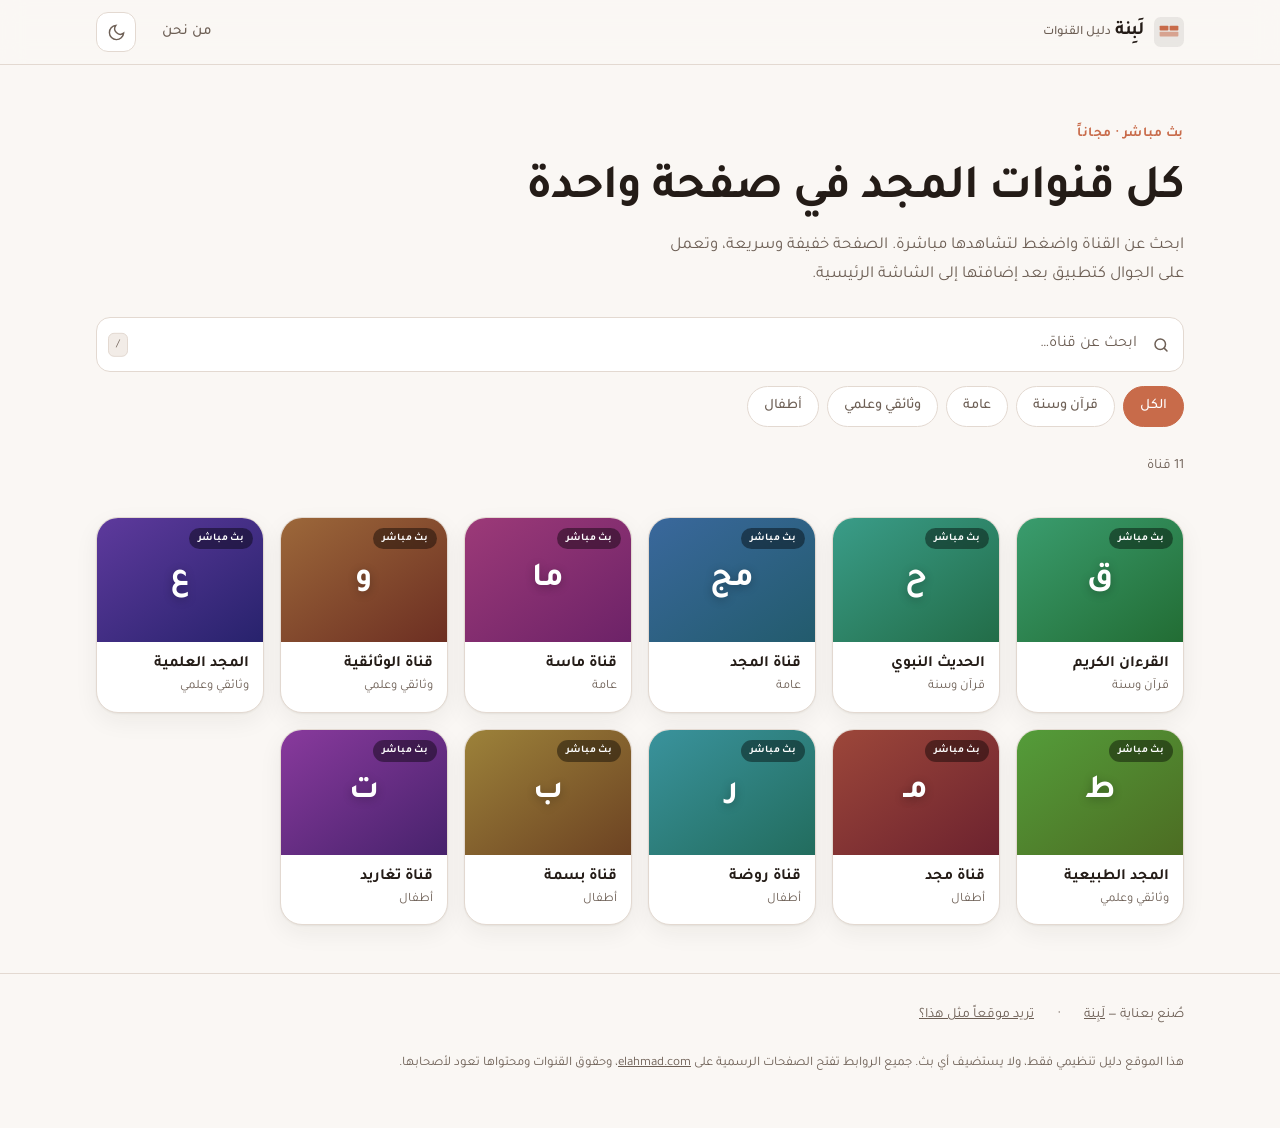
<file: index.html>
<!doctype html>
<html lang="ar" dir="rtl">
<head>
<meta charset="utf-8">
<meta name="viewport" content="width=device-width, initial-scale=1">
<title>دليل قنوات المجد — بث مباشر</title>
<meta name="description" content="دليل عربي سريع وخفيف لقنوات المجد: بحث فوري، تصنيفات، ووضع ليلي. يعمل على الجوال كتطبيق.">
<meta name="theme-color" content="#c86b4a">

<meta property="og:type" content="website">
<meta property="og:locale" content="ar_AR">
<meta property="og:title" content="دليل قنوات المجد — بث مباشر">
<meta property="og:description" content="دليل عربي سريع وخفيف لقنوات المجد: بحث فوري، تصنيفات، ووضع ليلي.">
<meta property="og:image" content="assets/icon.svg">
<meta name="twitter:card" content="summary">

<link rel="icon" href="assets/icon.svg" type="image/svg+xml">
<link rel="apple-touch-icon" href="assets/icon.svg">
<link rel="manifest" href="manifest.webmanifest">

<link rel="preconnect" href="https://fonts.googleapis.com">
<link rel="preconnect" href="https://fonts.gstatic.com" crossorigin>
<link rel="stylesheet" href="https://fonts.googleapis.com/css2?family=Tajawal:wght@400;500;700&display=swap">
<link rel="stylesheet" href="assets/styles.css">

<script>
  /* يطبّق الوضع المحفوظ قبل الرسم لتفادي الوميض */
  try { var t = localStorage.getItem("theme"); if (t) document.documentElement.dataset.theme = t; } catch (e) {}
</script>
</head>
<body>

<a class="skip-link" href="#main">تخطّي إلى المحتوى</a>

<header class="site-header">
  <div class="wrap">
    <a class="logo" href="index.html">
      <svg viewBox="0 0 512 512" aria-hidden="true">
        <rect width="512" height="512" rx="112" fill="currentColor" opacity=".08"/>
        <g fill="#c86b4a">
          <rect x="96" y="150" width="150" height="82" rx="14"/>
          <rect x="266" y="150" width="150" height="82" rx="14"/>
          <rect x="96" y="252" width="320" height="82" rx="14" opacity=".55"/>
        </g>
      </svg>
      <span>
        <span class="logo-text" data-brand="name">لَبِنة</span>
        <span class="logo-sub">دليل القنوات</span>
      </span>
    </a>

    <nav class="nav" aria-label="التنقّل الرئيسي">
      <a href="portfolio.html">من نحن</a>
    </nav>

    <button class="icon-btn" id="theme-toggle" type="button"
            aria-label="تبديل الوضع الليلي" title="تبديل الوضع الليلي">
      <svg viewBox="0 0 24 24" fill="none" stroke="currentColor" stroke-width="1.8"
           stroke-linecap="round" aria-hidden="true">
        <path d="M21 12.8A9 9 0 1 1 11.2 3a7 7 0 0 0 9.8 9.8Z"/>
      </svg>
    </button>
  </div>
</header>

<main id="main">
  <section class="wrap hero">
    <span class="eyebrow">بث مباشر · مجاناً</span>
    <h1>كل قنوات المجد في صفحة واحدة</h1>
    <p>ابحث عن القناة واضغط لتشاهدها مباشرة. الصفحة خفيفة وسريعة، وتعمل على الجوال كتطبيق بعد إضافتها إلى الشاشة الرئيسية.</p>
  </section>

  <div class="wrap toolbar">
    <div class="search-field">
      <svg viewBox="0 0 24 24" fill="none" stroke="currentColor" stroke-width="2"
           stroke-linecap="round" aria-hidden="true">
        <circle cx="11" cy="11" r="7"/><path d="m20 20-3.5-3.5"/>
      </svg>
      <label class="visually-hidden" for="search">ابحث عن قناة</label>
      <input id="search" type="search" placeholder="ابحث عن قناة…" autocomplete="off" enterkeyhint="search">
      <kbd>/</kbd>
    </div>

    <div class="chips" id="chips" role="group" aria-label="تصفية حسب التصنيف"></div>
    <p class="result-count" id="count" role="status" aria-live="polite"></p>
  </div>

  <div class="wrap">
    <div class="grid" id="grid"></div>

    <div class="empty" id="empty" hidden>
      <strong>لا توجد نتائج</strong>
      جرّب كلمة أخرى أو اختر تصنيف «الكل».
    </div>
  </div>
</main>

<footer class="site-footer">
  <div class="wrap">
    <span>صُنع بعناية — <a href="portfolio.html"><span data-brand="name">لَبِنة</span></a></span>
    <span>·</span>
    <a href="portfolio.html">تريد موقعاً مثل هذا؟</a>
    <p class="footer-note">
      هذا الموقع دليل تنظيمي فقط، ولا يستضيف أي بث. جميع الروابط تفتح الصفحات الرسمية على
      <a href="https://www.elahmad.com/tv/" target="_blank" rel="noopener noreferrer">elahmad.com</a>،
      وحقوق القنوات ومحتواها تعود لأصحابها.
    </p>
  </div>
</footer>

<script src="assets/brand.js"></script>
<script src="assets/channels.js"></script>
<script>
(function () {
  "use strict";

  var BASE   = "https://www.elahmad.com/tv/live/channel.php?id=";
  var grid   = document.getElementById("grid");
  var chips  = document.getElementById("chips");
  var search = document.getElementById("search");
  var count  = document.getElementById("count");
  var empty  = document.getElementById("empty");

  var channels = window.CHANNELS || [];
  var activeCat = "الكل";

  /* يزيل التشكيل ويوحّد الألف والهاء ليعمل البحث مهما كتب المستخدم */
  function normalize(s) {
    return String(s)
      .replace(/[ً-ْـ]/g, "")
      .replace(/[أإآٱ]/g, "ا")
      .replace(/ة/g, "ه")
      .replace(/ى/g, "ي")
      .trim().toLowerCase();
  }

  function buildChips() {
    var cats = ["الكل"];
    channels.forEach(function (c) { if (cats.indexOf(c.cat) === -1) cats.push(c.cat); });

    cats.forEach(function (cat) {
      var b = document.createElement("button");
      b.type = "button";
      b.className = "chip";
      b.textContent = cat;
      b.setAttribute("aria-pressed", String(cat === activeCat));
      b.addEventListener("click", function () {
        activeCat = cat;
        Array.prototype.forEach.call(chips.children, function (el) {
          el.setAttribute("aria-pressed", String(el === b));
        });
        render();
      });
      chips.appendChild(b);
    });
  }

  function render() {
    var q = normalize(search.value);
    var list = channels.filter(function (c) {
      var catOk = activeCat === "الكل" || c.cat === activeCat;
      var qOk   = !q || normalize(c.name).indexOf(q) !== -1 || normalize(c.cat).indexOf(q) !== -1;
      return catOk && qOk;
    });

    grid.textContent = "";
    list.forEach(function (c) {
      var a = document.createElement("a");
      a.className = "card";
      a.href = BASE + encodeURIComponent(c.id);
      a.target = "_blank";
      a.rel = "noopener noreferrer";
      a.title = "شاهد " + c.name + " بثاً مباشراً";

      var art = document.createElement("div");
      art.className = "card-art";
      art.style.setProperty("--h", c.hue);
      var mark = document.createElement("span");
      mark.setAttribute("aria-hidden", "true");
      mark.textContent = c.mark;
      art.appendChild(mark);

      var body  = document.createElement("div");
      body.className = "card-body";
      var title = document.createElement("div");
      title.className = "card-title";
      title.textContent = c.name;
      var cat   = document.createElement("div");
      cat.className = "card-cat";
      cat.textContent = c.cat;
      body.appendChild(title);
      body.appendChild(cat);

      a.appendChild(art);
      a.appendChild(body);
      grid.appendChild(a);
    });

    empty.hidden = list.length !== 0;
    count.textContent = list.length
      ? list.length + " قناة" + (activeCat === "الكل" ? "" : " في «" + activeCat + "»")
      : "";
  }

  search.addEventListener("input", render);

  /* الضغط على "/" ينقل المؤشر إلى البحث */
  document.addEventListener("keydown", function (e) {
    if (e.key === "/" && document.activeElement !== search) {
      e.preventDefault();
      search.focus();
    }
    if (e.key === "Escape" && document.activeElement === search) {
      search.value = "";
      render();
    }
  });

  /* تبديل الوضع الليلي مع حفظ الاختيار */
  document.getElementById("theme-toggle").addEventListener("click", function () {
    var dark = getComputedStyle(document.body).backgroundColor === "rgb(22, 18, 15)";
    var next = dark ? "light" : "dark";
    document.documentElement.dataset.theme = next;
    try { localStorage.setItem("theme", next); } catch (e) {}
  });

  buildChips();
  render();

  if ("serviceWorker" in navigator && location.protocol.indexOf("http") === 0) {
    window.addEventListener("load", function () {
      navigator.serviceWorker.register("sw.js").catch(function () {});
    });
  }
})();
</script>
</body>
</html>
</file>
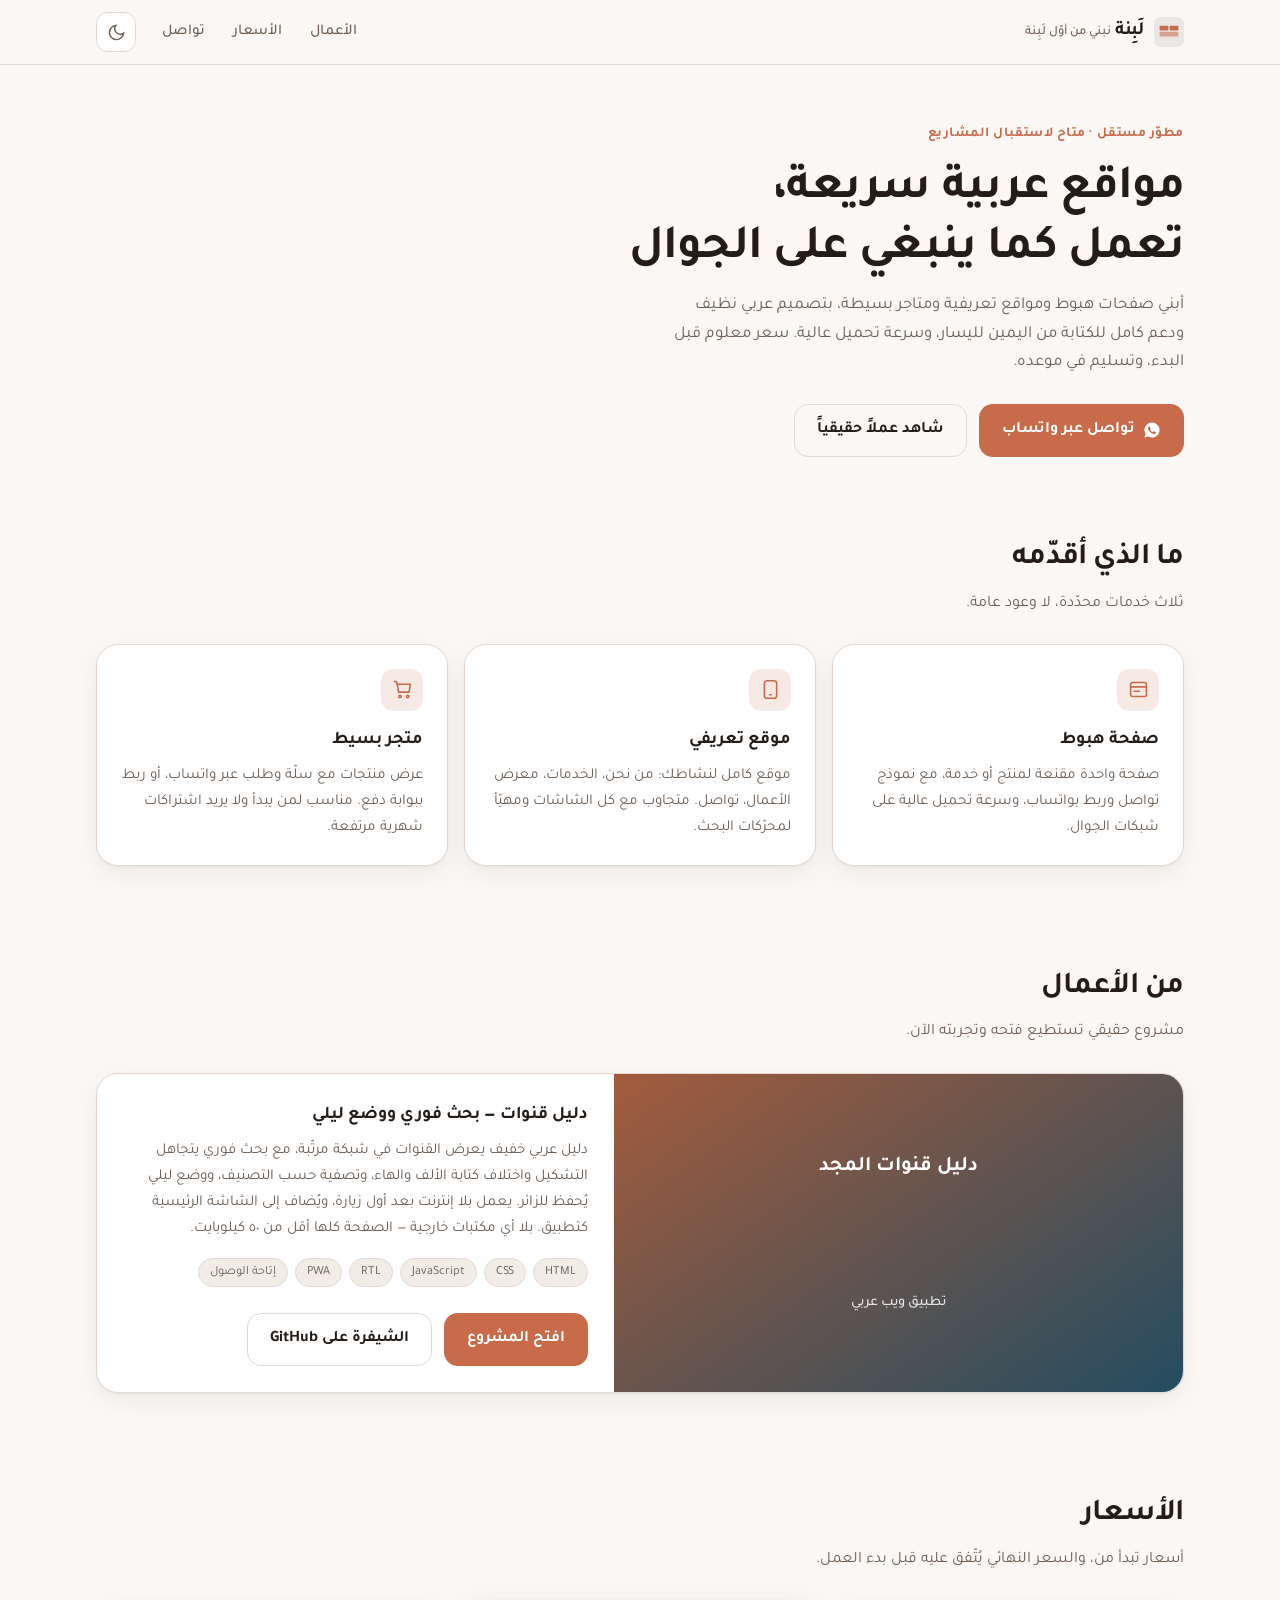
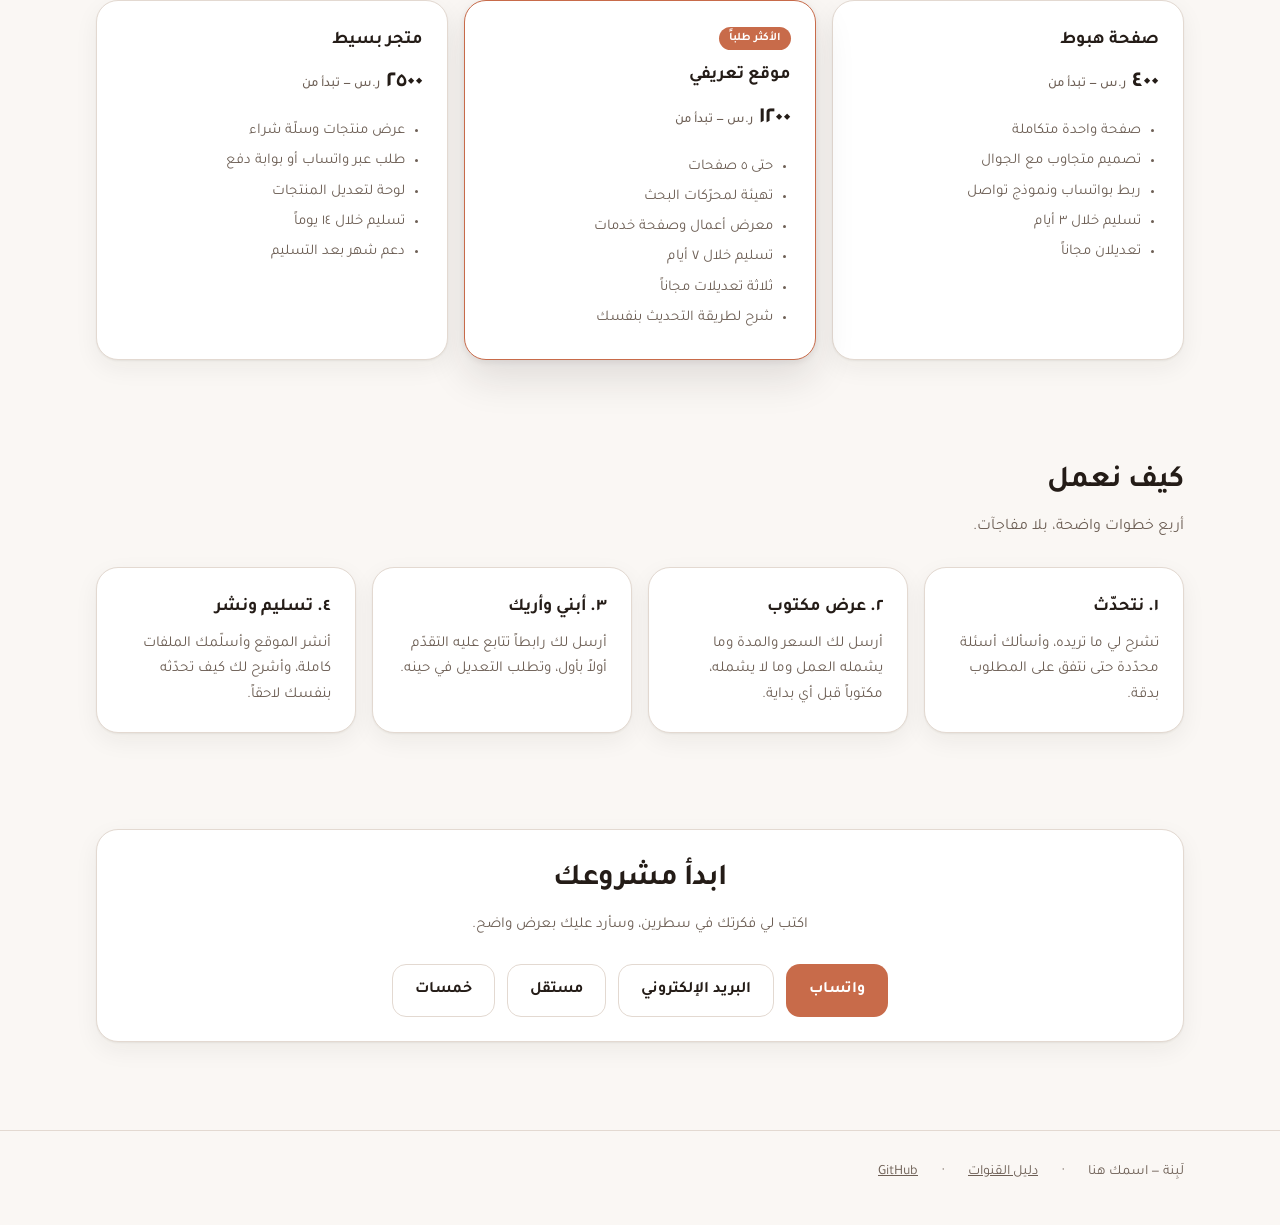
<file: portfolio.html>
<!doctype html>
<html lang="ar" dir="rtl">
<head>
<meta charset="utf-8">
<meta name="viewport" content="width=device-width, initial-scale=1">
<title>لَبِنة — تصميم وبرمجة مواقع عربية</title>
<meta name="description" content="لَبِنة: تصميم وبرمجة مواقع عربية سريعة تعمل على الجوال. صفحات هبوط، مواقع تعريفية، ومتاجر بسيطة.">
<meta name="theme-color" content="#c86b4a">

<meta property="og:type" content="website">
<meta property="og:locale" content="ar_AR">
<meta property="og:title" content="لَبِنة — تصميم وبرمجة مواقع عربية">
<meta property="og:description" content="مواقع عربية سريعة تعمل على الجوال، بتسليم واضح وسعر معلوم.">
<meta property="og:image" content="assets/icon.svg">
<meta name="twitter:card" content="summary">

<link rel="icon" href="assets/icon.svg" type="image/svg+xml">
<link rel="apple-touch-icon" href="assets/icon.svg">
<link rel="manifest" href="manifest.webmanifest">

<link rel="preconnect" href="https://fonts.googleapis.com">
<link rel="preconnect" href="https://fonts.gstatic.com" crossorigin>
<link rel="stylesheet" href="https://fonts.googleapis.com/css2?family=Tajawal:wght@400;500;700&display=swap">
<link rel="stylesheet" href="assets/styles.css">

<script>
  try { var t = localStorage.getItem("theme"); if (t) document.documentElement.dataset.theme = t; } catch (e) {}
</script>
</head>
<body>

<a class="skip-link" href="#main">تخطّي إلى المحتوى</a>

<header class="site-header">
  <div class="wrap">
    <a class="logo" href="portfolio.html">
      <svg viewBox="0 0 512 512" aria-hidden="true">
        <rect width="512" height="512" rx="112" fill="currentColor" opacity=".08"/>
        <g fill="#c86b4a">
          <rect x="96" y="150" width="150" height="82" rx="14"/>
          <rect x="266" y="150" width="150" height="82" rx="14"/>
          <rect x="96" y="252" width="320" height="82" rx="14" opacity=".55"/>
        </g>
      </svg>
      <span>
        <span class="logo-text" data-brand="name">لَبِنة</span>
        <span class="logo-sub" data-brand="tagline">نبني من أوّل لَبِنة</span>
      </span>
    </a>

    <nav class="nav" aria-label="التنقّل الرئيسي">
      <a href="#work">الأعمال</a>
      <a href="#pricing">الأسعار</a>
      <a href="#contact">تواصل</a>
    </nav>

    <button class="icon-btn" id="theme-toggle" type="button"
            aria-label="تبديل الوضع الليلي" title="تبديل الوضع الليلي">
      <svg viewBox="0 0 24 24" fill="none" stroke="currentColor" stroke-width="1.8"
           stroke-linecap="round" aria-hidden="true">
        <path d="M21 12.8A9 9 0 1 1 11.2 3a7 7 0 0 0 9.8 9.8Z"/>
      </svg>
    </button>
  </div>
</header>

<main id="main">

  <section class="wrap hero">
    <span class="eyebrow">مطوّر مستقل · متاح لاستقبال المشاريع</span>
    <h1>مواقع عربية سريعة،<br>تعمل كما ينبغي على الجوال</h1>
    <p>
      أبني صفحات هبوط ومواقع تعريفية ومتاجر بسيطة، بتصميم عربي نظيف ودعم كامل للكتابة من اليمين لليسار،
      وسرعة تحميل عالية. سعر معلوم قبل البدء، وتسليم في موعده.
    </p>
    <div class="btn-row">
      <a class="btn" data-brand-href="whatsapp" href="#contact" target="_blank" rel="noopener noreferrer">
        <svg viewBox="0 0 24 24" fill="currentColor" aria-hidden="true">
          <path d="M12 2a10 10 0 0 0-8.6 15.1L2 22l5.1-1.3A10 10 0 1 0 12 2Zm5.3 14.1c-.2.6-1.3 1.2-1.8 1.2-.5.1-1 .1-1.7-.1-.4-.1-.9-.3-1.5-.6-2.7-1.2-4.4-3.9-4.6-4.1-.1-.2-1-1.4-1-2.6s.6-1.8.8-2.1c.2-.2.5-.3.7-.3h.5c.2 0 .4 0 .6.5l.8 1.9c.1.2.1.3 0 .5l-.3.5-.3.3c-.1.1-.3.3-.1.6.1.3.6 1.1 1.4 1.8 1 .9 1.8 1.1 2.1 1.3.3.1.4.1.6-.1l.8-1c.2-.2.4-.2.6-.1l1.8.9c.2.1.4.2.5.3.1.2.1.7-.1 1.3Z"/>
        </svg>
        تواصل عبر واتساب
      </a>
      <a class="btn btn--ghost" href="#work">شاهد عملاً حقيقياً</a>
    </div>
  </section>

  <section class="wrap section" id="services">
    <div class="section-head">
      <h2>ما الذي أقدّمه</h2>
      <p>ثلاث خدمات محدّدة، لا وعود عامة.</p>
    </div>
    <div class="cols">
      <article class="panel">
        <div class="panel-icon">
          <svg viewBox="0 0 24 24" fill="none" stroke="currentColor" stroke-width="1.8" stroke-linecap="round" stroke-linejoin="round" aria-hidden="true">
            <rect x="3" y="4" width="18" height="16" rx="2"/><path d="M3 9h18M7 14h6"/>
          </svg>
        </div>
        <h3>صفحة هبوط</h3>
        <p>صفحة واحدة مقنعة لمنتج أو خدمة، مع نموذج تواصل وربط بواتساب، وسرعة تحميل عالية على شبكات الجوال.</p>
      </article>

      <article class="panel">
        <div class="panel-icon">
          <svg viewBox="0 0 24 24" fill="none" stroke="currentColor" stroke-width="1.8" stroke-linecap="round" stroke-linejoin="round" aria-hidden="true">
            <rect x="5" y="2" width="14" height="20" rx="3"/><path d="M11 18h2"/>
          </svg>
        </div>
        <h3>موقع تعريفي</h3>
        <p>موقع كامل لنشاطك: من نحن، الخدمات، معرض الأعمال، تواصل. متجاوب مع كل الشاشات ومهيّأ لمحرّكات البحث.</p>
      </article>

      <article class="panel">
        <div class="panel-icon">
          <svg viewBox="0 0 24 24" fill="none" stroke="currentColor" stroke-width="1.8" stroke-linecap="round" stroke-linejoin="round" aria-hidden="true">
            <path d="M6 6h15l-1.5 9h-12z"/><circle cx="9" cy="20" r="1.4"/><circle cx="18" cy="20" r="1.4"/><path d="M6 6 5 3H3"/>
          </svg>
        </div>
        <h3>متجر بسيط</h3>
        <p>عرض منتجات مع سلّة وطلب عبر واتساب، أو ربط ببوابة دفع. مناسب لمن يبدأ ولا يريد اشتراكات شهرية مرتفعة.</p>
      </article>
    </div>
  </section>

  <section class="wrap section" id="work">
    <div class="section-head">
      <h2>من الأعمال</h2>
      <p>مشروع حقيقي تستطيع فتحه وتجربته الآن.</p>
    </div>

    <article class="panel work-card">
      <div class="work-art">دليل قنوات المجد<br><span style="font-weight:500;font-size:.9rem;opacity:.85">تطبيق ويب عربي</span></div>
      <div class="work-text">
        <h3>دليل قنوات — بحث فوري ووضع ليلي</h3>
        <p>
          دليل عربي خفيف يعرض القنوات في شبكة مرتّبة، مع بحث فوري يتجاهل التشكيل واختلاف كتابة الألف والهاء،
          وتصفية حسب التصنيف، ووضع ليلي يُحفظ للزائر. يعمل بلا إنترنت بعد أول زيارة،
          ويُضاف إلى الشاشة الرئيسية كتطبيق. بلا أي مكتبات خارجية — الصفحة كلها أقل من ٥٠ كيلوبايت.
        </p>
        <div class="tags">
          <span class="tag">HTML</span>
          <span class="tag">CSS</span>
          <span class="tag">JavaScript</span>
          <span class="tag">RTL</span>
          <span class="tag">PWA</span>
          <span class="tag">إتاحة الوصول</span>
        </div>
        <div class="btn-row">
          <a class="btn" href="index.html">افتح المشروع</a>
          <a class="btn btn--ghost" data-brand-href="github" href="#" target="_blank" rel="noopener noreferrer">الشيفرة على GitHub</a>
        </div>
      </div>
    </article>
  </section>

  <section class="wrap section" id="pricing">
    <div class="section-head">
      <h2>الأسعار</h2>
      <p>أسعار تبدأ من، والسعر النهائي يُتّفق عليه قبل بدء العمل.</p>
    </div>
    <div class="cols">
      <article class="panel">
        <h3>صفحة هبوط</h3>
        <div class="price">٤٠٠ <small>ر.س — تبدأ من</small></div>
        <ul>
          <li>صفحة واحدة متكاملة</li>
          <li>تصميم متجاوب مع الجوال</li>
          <li>ربط بواتساب ونموذج تواصل</li>
          <li>تسليم خلال ٣ أيام</li>
          <li>تعديلان مجاناً</li>
        </ul>
      </article>

      <article class="panel panel--featured">
        <span class="badge">الأكثر طلباً</span>
        <h3>موقع تعريفي</h3>
        <div class="price">١٢٠٠ <small>ر.س — تبدأ من</small></div>
        <ul>
          <li>حتى ٥ صفحات</li>
          <li>تهيئة لمحرّكات البحث</li>
          <li>معرض أعمال وصفحة خدمات</li>
          <li>تسليم خلال ٧ أيام</li>
          <li>ثلاثة تعديلات مجاناً</li>
          <li>شرح لطريقة التحديث بنفسك</li>
        </ul>
      </article>

      <article class="panel">
        <h3>متجر بسيط</h3>
        <div class="price">٢٥٠٠ <small>ر.س — تبدأ من</small></div>
        <ul>
          <li>عرض منتجات وسلّة شراء</li>
          <li>طلب عبر واتساب أو بوابة دفع</li>
          <li>لوحة لتعديل المنتجات</li>
          <li>تسليم خلال ١٤ يوماً</li>
          <li>دعم شهر بعد التسليم</li>
        </ul>
      </article>
    </div>
  </section>

  <section class="wrap section" id="how">
    <div class="section-head">
      <h2>كيف نعمل</h2>
      <p>أربع خطوات واضحة، بلا مفاجآت.</p>
    </div>
    <div class="cols">
      <article class="panel"><h3>١. نتحدّث</h3><p>تشرح لي ما تريده، وأسألك أسئلة محدّدة حتى نتفق على المطلوب بدقة.</p></article>
      <article class="panel"><h3>٢. عرض مكتوب</h3><p>أرسل لك السعر والمدة وما يشمله العمل وما لا يشمله، مكتوباً قبل أي بداية.</p></article>
      <article class="panel"><h3>٣. أبني وأريك</h3><p>أرسل لك رابطاً تتابع عليه التقدّم أولاً بأول، وتطلب التعديل في حينه.</p></article>
      <article class="panel"><h3>٤. تسليم ونشر</h3><p>أنشر الموقع وأسلّمك الملفات كاملة، وأشرح لك كيف تحدّثه بنفسك لاحقاً.</p></article>
    </div>
  </section>

  <section class="wrap section" id="contact">
    <div class="panel" style="text-align:center">
      <div class="section-head" style="margin-bottom:10px">
        <h2>ابدأ مشروعك</h2>
        <p>اكتب لي فكرتك في سطرين، وسأرد عليك بعرض واضح.</p>
      </div>
      <div class="btn-row" style="justify-content:center">
        <a class="btn" data-brand-href="whatsapp" href="#" target="_blank" rel="noopener noreferrer">واتساب</a>
        <a class="btn btn--ghost" data-brand-href="email" href="#">البريد الإلكتروني</a>
        <a class="btn btn--ghost" data-brand-href="mostaql" href="#" target="_blank" rel="noopener noreferrer">مستقل</a>
        <a class="btn btn--ghost" data-brand-href="khamsat" href="#" target="_blank" rel="noopener noreferrer">خمسات</a>
      </div>
    </div>
  </section>

</main>

<footer class="site-footer">
  <div class="wrap">
    <span><span data-brand="name">لَبِنة</span> — <span data-brand="owner">اسمك هنا</span></span>
    <span>·</span>
    <a href="index.html">دليل القنوات</a>
    <span>·</span>
    <a data-brand-href="github" href="#" target="_blank" rel="noopener noreferrer">GitHub</a>
  </div>
</footer>

<script src="assets/brand.js"></script>
<script>
  document.getElementById("theme-toggle").addEventListener("click", function () {
    var dark = getComputedStyle(document.body).backgroundColor === "rgb(22, 18, 15)";
    var next = dark ? "light" : "dark";
    document.documentElement.dataset.theme = next;
    try { localStorage.setItem("theme", next); } catch (e) {}
  });
</script>
</body>
</html>
</file>
<file: assets/styles.css>
/* =========================================================================
   لَبِنة — نظام تصميم مشترك
   الألوان كلها متغيّرات: غيّر --accent وحده لتتغيّر هوية الموقع بالكامل.
   ========================================================================= */

:root {
  --accent:        #c86b4a;
  --accent-soft:   #e8a87c;
  --accent-ink:    #ffffff;

  --bg:            #faf7f4;
  --surface:       #ffffff;
  --surface-2:     #f2ece7;
  --border:        #e3d9d1;
  --text:          #241c17;
  --text-muted:    #6d5f55;

  --radius:        14px;
  --radius-lg:     22px;
  --shadow:        0 1px 2px rgba(36,28,23,.06), 0 8px 24px rgba(36,28,23,.06);
  --shadow-lift:   0 2px 6px rgba(36,28,23,.08), 0 18px 40px rgba(36,28,23,.12);
  --ring:          0 0 0 3px rgba(200,107,74,.35);

  --font: "Tajawal", "IBM Plex Sans Arabic", "Segoe UI", "Noto Naskh Arabic",
          system-ui, -apple-system, sans-serif;
  --maxw: 1120px;
}

/* الوضع الداكن: تلقائي حسب الجهاز، ويمكن فرضه بـ data-theme */
@media (prefers-color-scheme: dark) {
  :root:not([data-theme="light"]) {
    --bg:          #16120f;
    --surface:     #1f1a16;
    --surface-2:   #292220;
    --border:      #3a302b;
    --text:        #f3ece7;
    --text-muted:  #a6968b;
    --shadow:      0 1px 2px rgba(0,0,0,.4), 0 8px 24px rgba(0,0,0,.35);
    --shadow-lift: 0 2px 6px rgba(0,0,0,.45), 0 18px 40px rgba(0,0,0,.5);
  }
}
:root[data-theme="dark"] {
  --bg:          #16120f;
  --surface:     #1f1a16;
  --surface-2:   #292220;
  --border:      #3a302b;
  --text:        #f3ece7;
  --text-muted:  #a6968b;
  --shadow:      0 1px 2px rgba(0,0,0,.4), 0 8px 24px rgba(0,0,0,.35);
  --shadow-lift: 0 2px 6px rgba(0,0,0,.45), 0 18px 40px rgba(0,0,0,.5);
}

*, *::before, *::after { box-sizing: border-box; }

html { -webkit-text-size-adjust: 100%; }

body {
  margin: 0;
  font-family: var(--font);
  background: var(--bg);
  color: var(--text);
  line-height: 1.7;
  -webkit-font-smoothing: antialiased;
}

a { color: inherit; }

.wrap { max-width: var(--maxw); margin-inline: auto; padding-inline: 16px; }

/* روابط التخطّي وإخفاء بصري متاح لقارئ الشاشة */
.visually-hidden {
  position: absolute; width: 1px; height: 1px; overflow: hidden;
  clip: rect(0 0 0 0); white-space: nowrap;
}
.skip-link {
  position: absolute; inset-inline-start: 16px; top: -100px; z-index: 50;
  background: var(--accent); color: var(--accent-ink);
  padding: 10px 16px; border-radius: 0 0 var(--radius) var(--radius);
  text-decoration: none; transition: top .15s;
}
.skip-link:focus { top: 0; }

:where(a, button, input, [tabindex]):focus-visible {
  outline: none; box-shadow: var(--ring); border-radius: 8px;
}

/* ---------- الشريط العلوي ---------- */
.site-header {
  position: sticky; top: 0; z-index: 20;
  background: color-mix(in srgb, var(--bg) 88%, transparent);
  backdrop-filter: saturate(160%) blur(12px);
  border-bottom: 1px solid var(--border);
}
.site-header .wrap {
  display: flex; align-items: center; gap: 14px;
  min-height: 64px;
}
.logo { display: flex; align-items: center; gap: 10px; text-decoration: none; font-weight: 700; }
.logo svg { width: 30px; height: 30px; flex: none; }
.logo-text { font-size: 1.18rem; letter-spacing: -.01em; }
.logo-sub { color: var(--text-muted); font-size: .8rem; font-weight: 500; }

.nav { margin-inline-start: auto; display: flex; align-items: center; gap: 4px; }
.nav a {
  text-decoration: none; color: var(--text-muted); font-size: .94rem;
  padding: 8px 12px; border-radius: 10px; font-weight: 500;
}
.nav a:hover { color: var(--text); background: var(--surface-2); }

.icon-btn {
  display: grid; place-items: center; width: 40px; height: 40px; flex: none;
  border: 1px solid var(--border); background: var(--surface);
  color: var(--text-muted); border-radius: 12px; cursor: pointer;
  transition: color .15s, border-color .15s;
}
.icon-btn:hover { color: var(--accent); border-color: var(--accent); }
.icon-btn svg { width: 19px; height: 19px; }

/* ---------- المقدّمة ---------- */
.hero { padding-block: 56px 28px; }
.hero h1 {
  margin: 0 0 12px;
  font-size: clamp(1.9rem, 5.5vw, 3rem);
  line-height: 1.25; letter-spacing: -.02em;
}
.hero p { margin: 0; color: var(--text-muted); max-width: 58ch; font-size: 1.05rem; }
.eyebrow {
  display: inline-block; margin-bottom: 14px;
  color: var(--accent); font-weight: 700; font-size: .85rem;
  letter-spacing: .04em;
}

/* ---------- أدوات التصفية ---------- */
.toolbar { display: grid; gap: 14px; padding-bottom: 24px; }

.search-field { position: relative; }
.search-field svg {
  position: absolute; inset-inline-start: 14px; top: 50%; translate: 0 -50%;
  width: 18px; height: 18px; color: var(--text-muted); pointer-events: none;
}
.search-field input {
  width: 100%; font: inherit; font-size: 1rem; color: var(--text);
  background: var(--surface); border: 1px solid var(--border);
  border-radius: var(--radius); padding: 13px 46px 13px 16px;
  transition: border-color .15s;
}
.search-field input::placeholder { color: var(--text-muted); }
.search-field input:hover { border-color: var(--accent-soft); }
.search-field kbd {
  position: absolute; inset-inline-end: 12px; top: 50%; translate: 0 -50%;
  font: inherit; font-size: .75rem; color: var(--text-muted);
  border: 1px solid var(--border); border-radius: 6px; padding: 1px 7px;
  background: var(--surface-2);
}
@media (max-width: 560px) { .search-field kbd { display: none; } }

.chips { display: flex; flex-wrap: wrap; gap: 8px; }
.chip {
  font: inherit; font-size: .9rem; font-weight: 500; cursor: pointer;
  background: var(--surface); color: var(--text-muted);
  border: 1px solid var(--border); border-radius: 999px; padding: 7px 16px;
  transition: all .15s;
}
.chip:hover { color: var(--text); border-color: var(--accent-soft); }
.chip[aria-pressed="true"] {
  background: var(--accent); border-color: var(--accent); color: var(--accent-ink);
}

.result-count { color: var(--text-muted); font-size: .88rem; }

/* ---------- شبكة القنوات ---------- */
.grid {
  display: grid; gap: 16px; padding-bottom: 8px;
  grid-template-columns: repeat(auto-fill, minmax(158px, 1fr));
}
@media (max-width: 420px) { .grid { grid-template-columns: repeat(2, 1fr); gap: 12px; } }

.card {
  display: flex; flex-direction: column; text-decoration: none;
  background: var(--surface); border: 1px solid var(--border);
  border-radius: var(--radius-lg); overflow: hidden;
  box-shadow: var(--shadow);
  transition: transform .18s ease, box-shadow .18s ease, border-color .18s ease;
}
.card:hover, .card:focus-visible {
  transform: translateY(-4px);
  box-shadow: var(--shadow-lift);
  border-color: var(--accent-soft);
}
@media (prefers-reduced-motion: reduce) { .card { transition: none; } .card:hover { transform: none; } }

.card-art {
  aspect-ratio: 4 / 3; display: grid; place-items: center; position: relative;
  background: linear-gradient(145deg,
    hsl(var(--h) 46% 42%) 0%, hsl(calc(var(--h) - 18) 52% 28%) 100%);
}
.card-art span {
  font-size: 2.1rem; font-weight: 700; color: #fff;
  text-shadow: 0 2px 10px rgba(0,0,0,.28);
}
.card-art::after {
  content: "بث مباشر";
  position: absolute; inset-block-start: 10px; inset-inline-start: 10px;
  font-size: .64rem; font-weight: 700; letter-spacing: .03em;
  color: #fff; background: rgba(0,0,0,.42);
  border-radius: 999px; padding: 2px 9px;
  backdrop-filter: blur(4px);
}
.card-body { padding: 12px 14px 14px; }
.card-title {
  font-weight: 700; font-size: .98rem; line-height: 1.4;
  white-space: nowrap; overflow: hidden; text-overflow: ellipsis;
}
.card-cat { color: var(--text-muted); font-size: .8rem; }

.empty {
  text-align: center; padding: 56px 16px; color: var(--text-muted);
  border: 1px dashed var(--border); border-radius: var(--radius-lg);
}
.empty strong { display: block; color: var(--text); font-size: 1.05rem; margin-bottom: 6px; }

/* ---------- أقسام صفحة الأعمال ---------- */
.section { padding-block: 48px; }
.section-head { margin-bottom: 26px; }
.section-head h2 { margin: 0 0 6px; font-size: clamp(1.4rem, 3.4vw, 1.9rem); letter-spacing: -.015em; }
.section-head p { margin: 0; color: var(--text-muted); }

.cols { display: grid; gap: 16px; grid-template-columns: repeat(auto-fit, minmax(258px, 1fr)); }

.panel {
  background: var(--surface); border: 1px solid var(--border);
  border-radius: var(--radius-lg); padding: 24px; box-shadow: var(--shadow);
}
.panel h3 { margin: 0 0 8px; font-size: 1.12rem; }
.panel p  { margin: 0; color: var(--text-muted); font-size: .95rem; }
.panel-icon {
  width: 42px; height: 42px; border-radius: 12px; display: grid; place-items: center;
  background: color-mix(in srgb, var(--accent) 14%, transparent);
  color: var(--accent); margin-bottom: 14px;
}
.panel-icon svg { width: 21px; height: 21px; }

.price { font-size: 1.5rem; font-weight: 700; margin: 4px 0 2px; }
.price small { font-size: .82rem; font-weight: 500; color: var(--text-muted); }
.panel ul { margin: 14px 0 0; padding-inline-start: 18px; color: var(--text-muted); font-size: .93rem; }
.panel ul li { margin-bottom: 5px; }
.panel--featured { border-color: var(--accent); box-shadow: var(--shadow-lift); }
.badge {
  display: inline-block; font-size: .72rem; font-weight: 700;
  background: var(--accent); color: var(--accent-ink);
  border-radius: 999px; padding: 2px 10px; margin-bottom: 10px;
}

.btn {
  display: inline-flex; align-items: center; justify-content: center; gap: 8px;
  font: inherit; font-weight: 700; text-decoration: none; cursor: pointer;
  padding: 12px 22px; border-radius: var(--radius); border: 1px solid transparent;
  background: var(--accent); color: var(--accent-ink);
  transition: filter .15s;
}
.btn:hover { filter: brightness(1.08); }
.btn--ghost { background: transparent; color: var(--text); border-color: var(--border); }
.btn--ghost:hover { border-color: var(--accent); color: var(--accent); filter: none; }
.btn svg { width: 18px; height: 18px; }
.btn-row { display: flex; flex-wrap: wrap; gap: 12px; margin-top: 26px; }

.work-card { display: grid; gap: 0; grid-template-columns: 1fr; overflow: hidden; padding: 0; }
@media (min-width: 720px) { .work-card { grid-template-columns: 1.1fr 1fr; } }
.work-art {
  min-height: 210px; display: grid; place-items: center;
  background: linear-gradient(145deg, hsl(18 46% 44%), hsl(200 46% 26%));
  color: #fff; font-weight: 700; font-size: 1.3rem; padding: 24px; text-align: center;
}
.work-text { padding: 26px; }
.tags { display: flex; flex-wrap: wrap; gap: 7px; margin-top: 16px; }
.tag {
  font-size: .78rem; color: var(--text-muted);
  background: var(--surface-2); border: 1px solid var(--border);
  border-radius: 999px; padding: 3px 11px;
}

/* ---------- التذييل ---------- */
.site-footer {
  border-top: 1px solid var(--border); margin-top: 40px;
  padding: 30px 0 40px; color: var(--text-muted); font-size: .88rem;
}
.site-footer .wrap { display: flex; flex-wrap: wrap; gap: 12px 24px; align-items: center; }
.site-footer a { color: var(--text-muted); }
.site-footer a:hover { color: var(--accent); }
.footer-note { flex-basis: 100%; font-size: .82rem; line-height: 1.6; }
</file>
